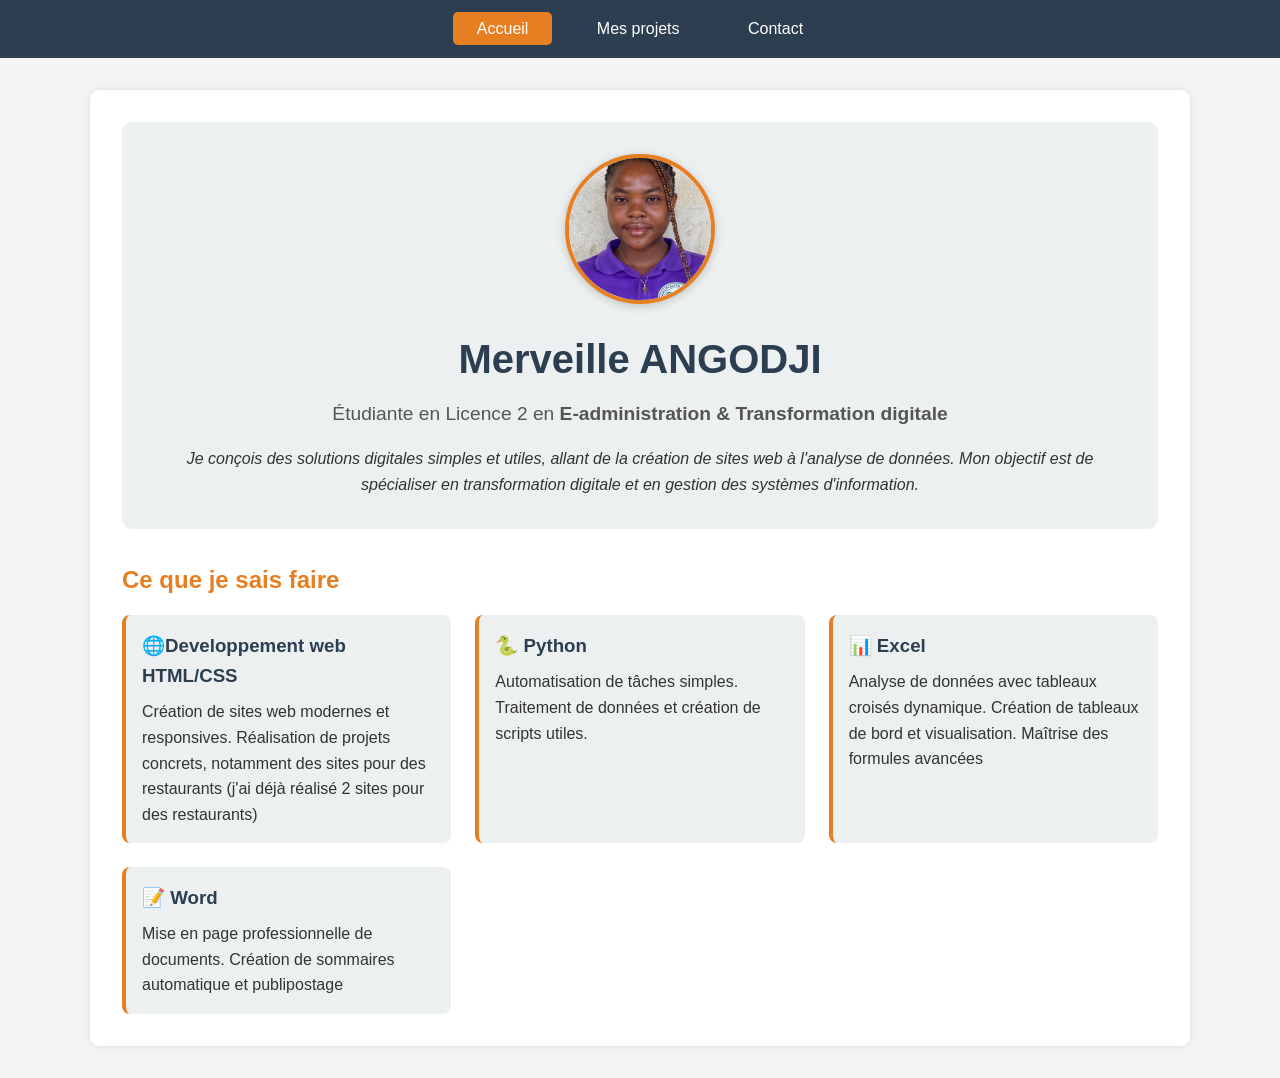
<file: index.html>
<!DOCTYPE html>
<html lang="fr">
<head>
    <meta charset="UTF-8">
    <meta name="viewport" content="width=device-width, initial-scale=1.0">
    <title>Merveille - Portfolio E-administration</title>
    <link rel="stylesheet" href="style.css">
</head>
<body>
    <header>
        <nav>
            <a href="index.html" class="active">Accueil</a>
            <a href="projets.html">Mes projets</a>
            <a href="contact.html">Contact</a>
        </nav>
    </header>

    <main>
        <section class="hero">
            <div class="photo-container">
                <img src="WhatsApp Image 2026-04-18 at 11.01.31 (1).jpeg" alt="Merveille" class="photo-merveille">
            </div>
            <h1>Merveille ANGODJI</h1>
            <p class="sous-titre">Étudiante en Licence 2 en <strong>E-administration & Transformation digitale</strong></p>
            <p class="accroche">Je conçois des solutions digitales simples et utiles, allant de la création de sites web à l'analyse de données.
                Mon objectif est de spécialiser en transformation digitale et en gestion des systèmes d'information.</p>
        </section>

        <section class="competences">
            <h2>Ce que je sais faire</h2>
            <div class="grille-competences">
                <div class="carte-competence">
                    <h3>🌐Developpement web HTML/CSS </h3>
                    <p>Création de sites web modernes et responsives. Réalisation de projets concrets, notamment des sites pour des restaurants (j'ai déjà réalisé 2 sites pour des restaurants)</p>
                </div>
                <div class="carte-competence">
                    <h3>🐍 Python</h3>
                    <p>Automatisation de tâches simples. Traitement de données et création de scripts utiles.</p>
                </div>
                <div class="carte-competence">
                    <h3>📊 Excel</h3>
                    <p>Analyse de données avec tableaux croisés dynamique. 
                    Création de tableaux de bord et visualisation.
                    Maîtrise des formules avancées</p>
                </div>
                <div class="carte-competence">
                    <h3>📝 Word</h3>
                    <p>Mise en page professionnelle de documents. 
                    Création de sommaires automatique et publipostage</p>
                </div>
            </div>
        </section>
    </main>
</body>
</html>
</file>
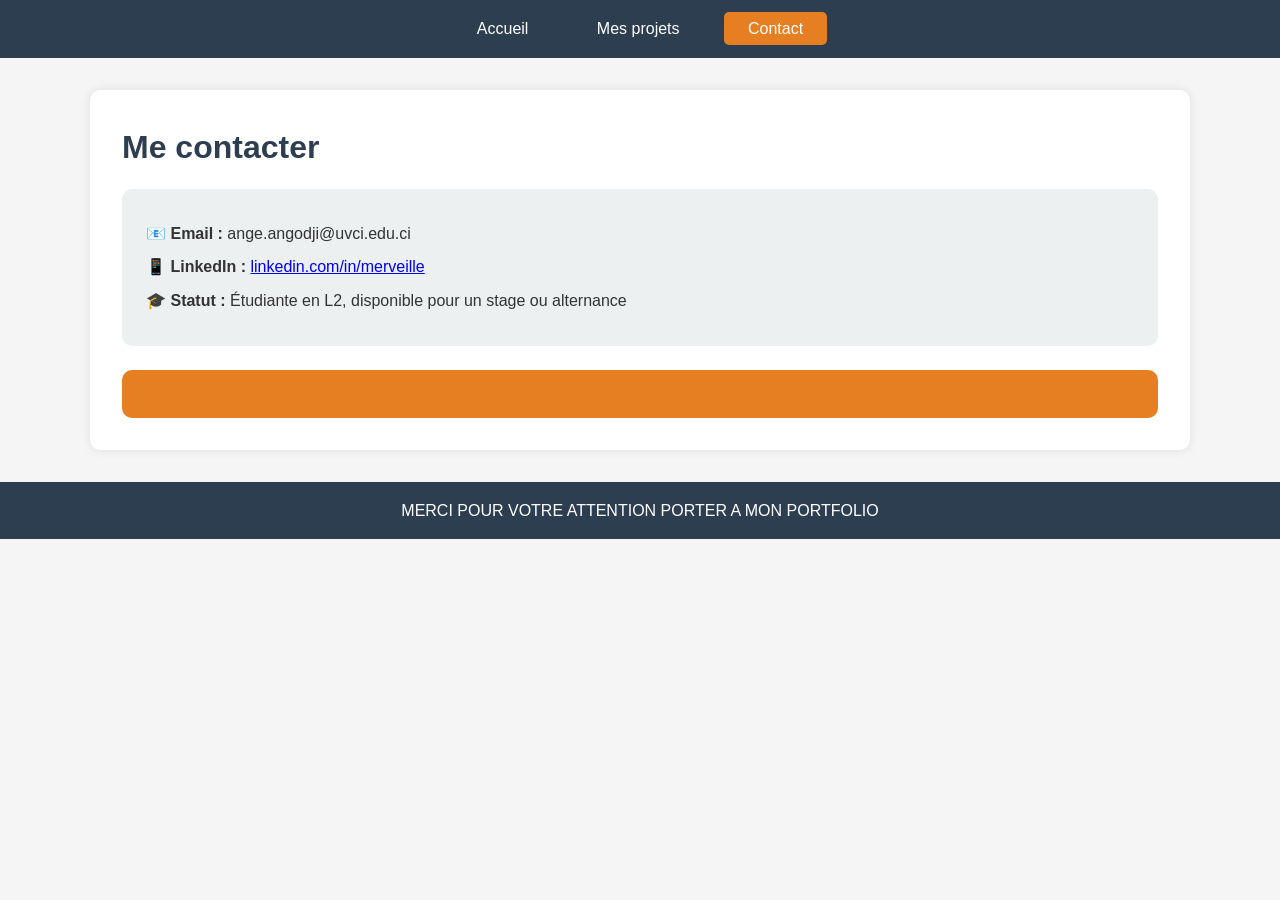
<file: contact.html>
<!DOCTYPE html>
<html lang="fr">
<head>
    <meta charset="UTF-8">
    <meta name="viewport" content="width=device-width, initial-scale=1.0">
    <title>Contact - Merveille</title>
    <link rel="stylesheet" href="style.css">
</head>
<body>
    <header>
        <nav>
            <a href="index.html">Accueil</a>
            <a href="projets.html">Mes projets</a>
            <a href="contact.html" class="active">Contact</a>
        </nav>
    </header>

    <main>
        <h1>Me contacter</h1>
        
        <div class="contact-info">
            <p>📧 <strong>Email :</strong> ange.angodji@uvci.edu.ci</p>
            <p>📱 <strong>LinkedIn :</strong> <a href="https://www.linkedin.com/in/ange-merveille-sephora-angodji-43bb33363/">linkedin.com/in/merveille</a></p>
            <p>🎓 <strong>Statut :</strong> Étudiante en L2, disponible pour un stage ou alternance</p>
        </div>

        <div class="disponibilite"> 
        </div>
    </main>

    <footer>
        <P>MERCI POUR VOTRE ATTENTION PORTER A MON PORTFOLIO</P>
    </footer>
</body>
</html>
</file>
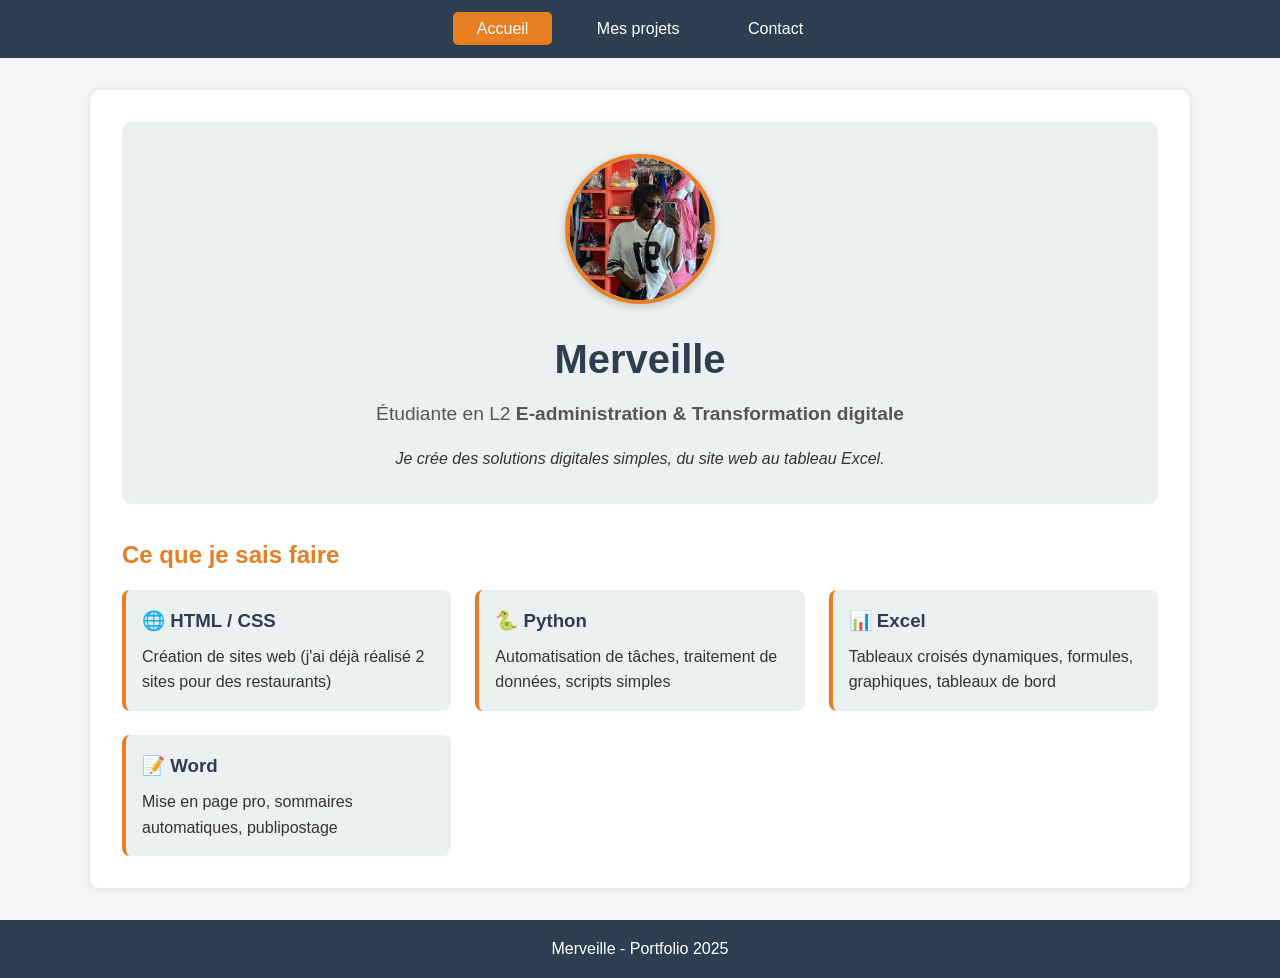
<file: index.html.html>
<!DOCTYPE html>
<html lang="fr">
<head>
    <meta charset="UTF-8">
    <meta name="viewport" content="width=device-width, initial-scale=1.0">
    <title>Merveille - Portfolio E-administration</title>
    <link rel="stylesheet" href="style.css">
</head>
<body>
    <header>
        <nav>
            <a href="index.html" class="active">Accueil</a>
            <a href="projets.html">Mes projets</a>
            <a href="contact.html">Contact</a>
        </nav>
    </header>

    <main>
        <section class="hero">
            <div class="photo-container">
                <img src="WhatsApp Image 2026-04-17 at 17.18.42.jpeg" alt="Merveille" class="photo-merveille">
            </div>
            <h1>Merveille</h1>
            <p class="sous-titre">Étudiante en L2 <strong>E-administration & Transformation digitale</strong></p>
            <p class="accroche">Je crée des solutions digitales simples, du site web au tableau Excel.</p>
        </section>

        <section class="competences">
            <h2>Ce que je sais faire</h2>
            <div class="grille-competences">
                <div class="carte-competence">
                    <h3>🌐 HTML / CSS</h3>
                    <p>Création de sites web (j'ai déjà réalisé 2 sites pour des restaurants)</p>
                </div>
                <div class="carte-competence">
                    <h3>🐍 Python</h3>
                    <p>Automatisation de tâches, traitement de données, scripts simples</p>
                </div>
                <div class="carte-competence">
                    <h3>📊 Excel</h3>
                    <p>Tableaux croisés dynamiques, formules, graphiques, tableaux de bord</p>
                </div>
                <div class="carte-competence">
                    <h3>📝 Word</h3>
                    <p>Mise en page pro, sommaires automatiques, publipostage</p>
                </div>
            </div>
        </section>
    </main>

    <footer>
        <p>Merveille - Portfolio 2025</p>
    </footer>
</body>
</html>
</file>
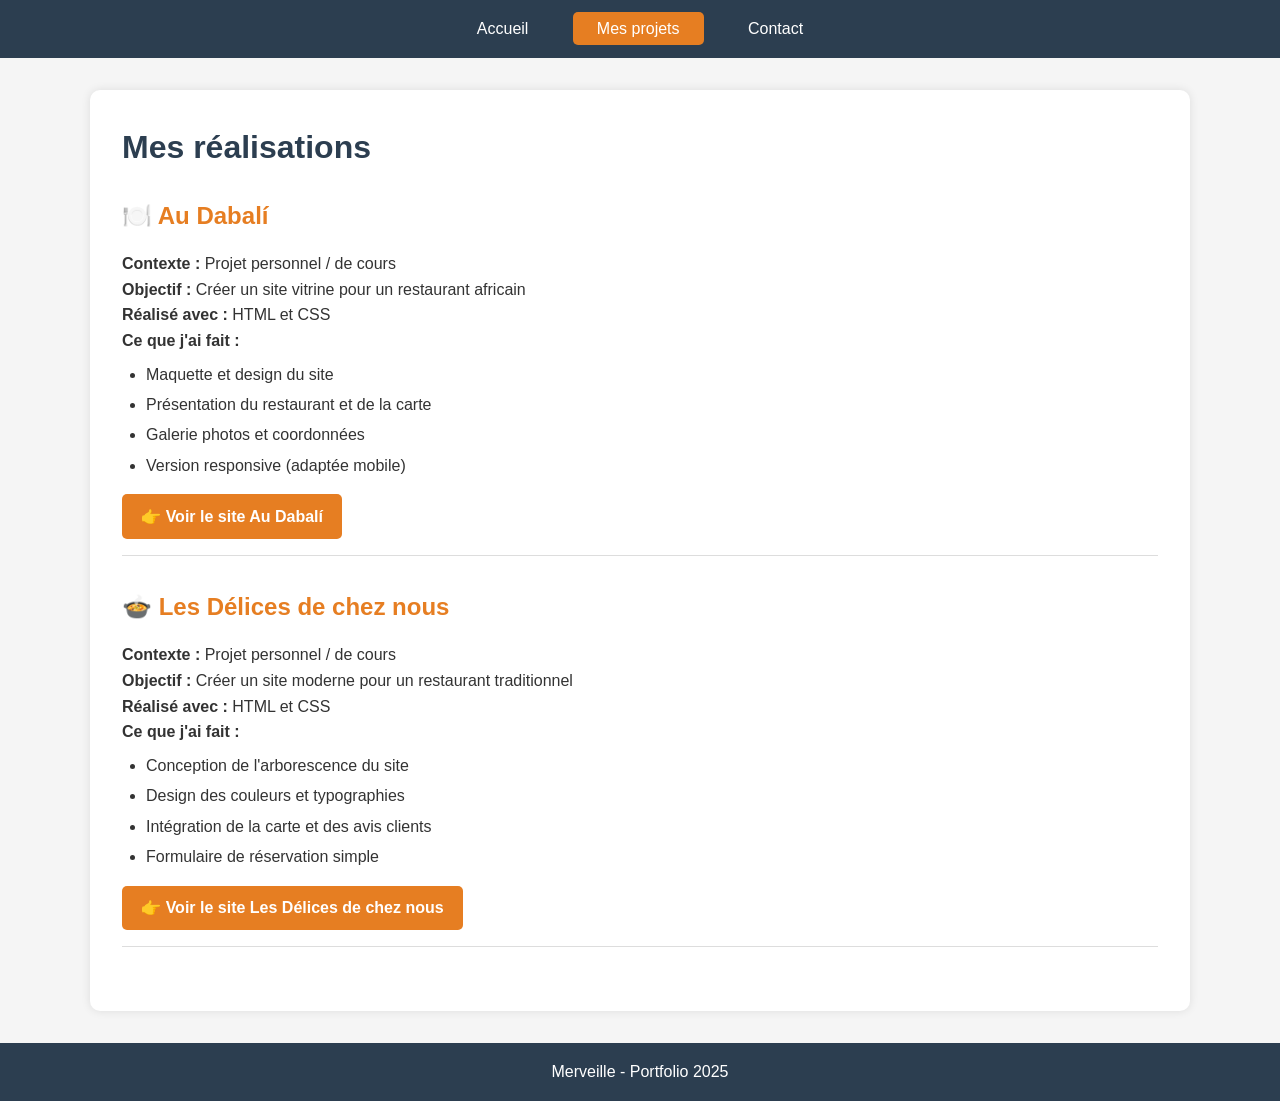
<file: projet.html>
<!DOCTYPE html>
<html lang="fr">
<head>
    <meta charset="UTF-8">
    <meta name="viewport" content="width=device-width, initial-scale=1.0">
    <title>Mes projets - Merveille</title>
    <link rel="stylesheet" href="style.css">
</head>
<body>
    <header>
        <nav>
            <a href="index.html">Accueil</a>
            <a href="projets.html" class="active">Mes projets</a>
            <a href="contact.html">Contact</a>
        </nav>
    </header>

    <main>
        <h1>Mes réalisations</h1>

        <div class="projet">
            <h2>🍽️ Au Dabalí</h2>
            <div class="projet-contenu">
                <div class="projet-description">
                    <p><strong>Contexte :</strong> Projet personnel / de cours</p>
                    <p><strong>Objectif :</strong> Créer un site vitrine pour un restaurant africain</p>
                    <p><strong>Réalisé avec :</strong> HTML et CSS</p>
                    <p><strong>Ce que j'ai fait :</strong></p>
                    <ul>
                        <li>Maquette et design du site</li>
                        <li>Présentation du restaurant et de la carte</li>
                        <li>Galerie photos et coordonnées</li>
                        <li>Version responsive (adaptée mobile)</li>
                    </ul>
                    <div class="lien-projet">
                        <a href="restaurant1.html" target="_blank" class="btn-visiter">👉 Voir le site Au Dabalí</a>
                    </div>
                </div>
            </div>
        </div>

        <div class="projet">
            <h2>🍲 Les Délices de chez nous</h2>
            <div class="projet-contenu">
                <div class="projet-description">
                    <p><strong>Contexte :</strong> Projet personnel / de cours</p>
                    <p><strong>Objectif :</strong> Créer un site moderne pour un restaurant traditionnel</p>
                    <p><strong>Réalisé avec :</strong> HTML et CSS</p>
                    <p><strong>Ce que j'ai fait :</strong></p>
                    <ul>
                        <li>Conception de l'arborescence du site</li>
                        <li>Design des couleurs et typographies</li>
                        <li>Intégration de la carte et des avis clients</li>
                        <li>Formulaire de réservation simple</li>
                    </ul>
                    <div class="lien-projet">
                        <a href="restaurant2.html" target="_blank" class="btn-visiter">👉 Voir le site Les Délices de chez nous</a>
                    </div>
                </div>
            </div>
        </div>
    </main>

    <footer>
        <p>Merveille - Portfolio 2025</p>
    </footer>
</body>
</html>
</file>
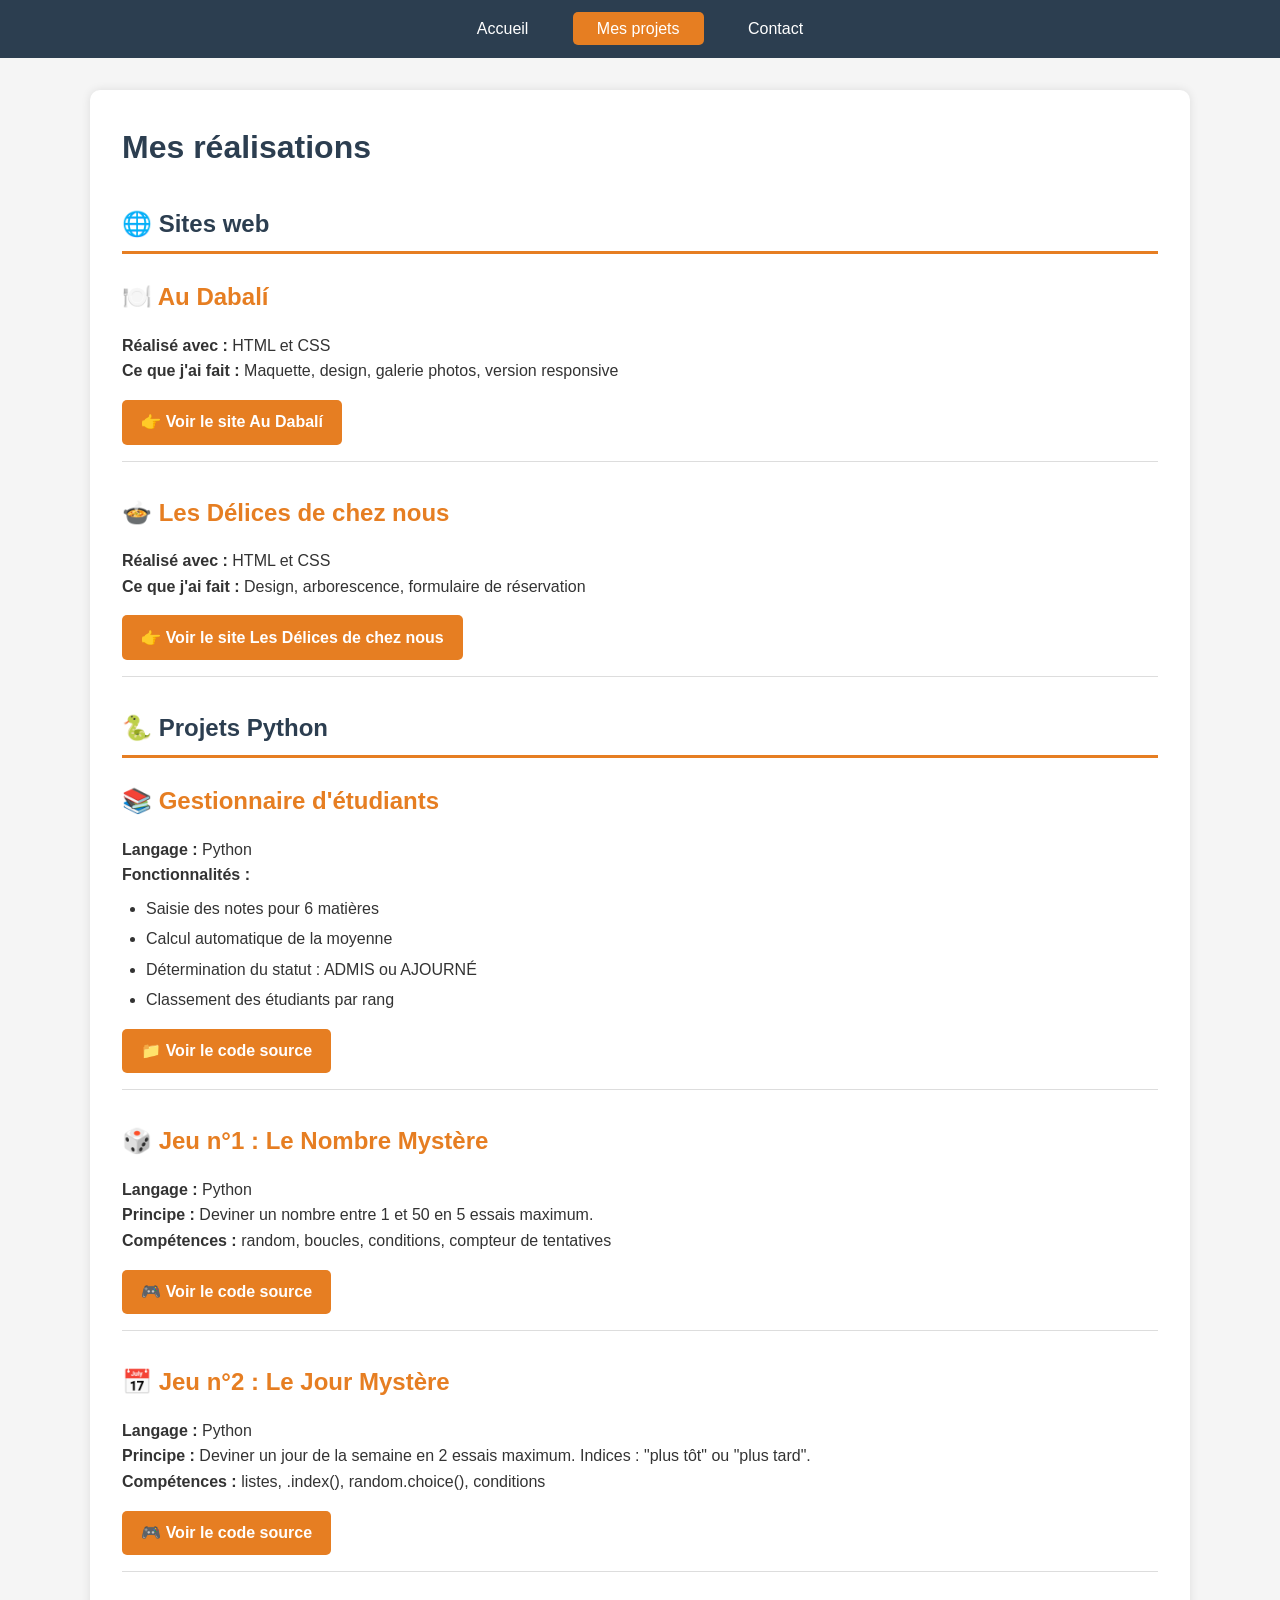
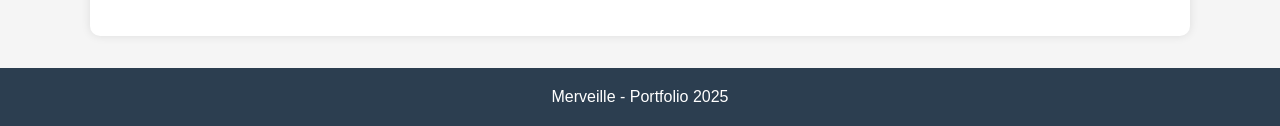
<file: projets.html>
<!DOCTYPE html>
<html lang="fr">
<head>
    <meta charset="UTF-8">
    <meta name="viewport" content="width=device-width, initial-scale=1.0">
    <title>Mes projets - Merveille</title>
    <link rel="stylesheet" href="style.css">
</head>
<body>
    <header>
        <nav>
            <a href="index.html">Accueil</a>
            <a href="projets.html" class="active">Mes projets</a>
            <a href="contact.html">Contact</a>
        </nav>
    </header>

    <main>
        <h1>Mes réalisations</h1>

        <!-- SECTION SITES WEB (restaurants) -->
        <h2 class="section-titre">🌐 Sites web</h2>

        <div class="projet">
            <h2>🍽️ Au Dabalí</h2>
            <div class="projet-description">
                <p><strong>Réalisé avec :</strong> HTML et CSS</p>
                <p><strong>Ce que j'ai fait :</strong> Maquette, design, galerie photos, version responsive</p>
                <div class="lien-projet">
                    <a href="restaurant1.html" class="btn-visiter">👉 Voir le site Au Dabalí</a>
                </div>
            </div>
        </div>

        <div class="projet">
            <h2>🍲 Les Délices de chez nous</h2>
            <div class="projet-description">
                <p><strong>Réalisé avec :</strong> HTML et CSS</p>
                <p><strong>Ce que j'ai fait :</strong> Design, arborescence, formulaire de réservation</p>
                <div class="lien-projet">
                    <a href="restaurant2.html" class="btn-visiter">👉 Voir le site Les Délices de chez nous</a>
                </div>
            </div>
        </div>

        <!-- SECTION PROJETS PYTHON -->
        <h2 class="section-titre">🐍 Projets Python</h2>

        <!-- Projet 1 : Gestionnaire d'étudiants -->
        <div class="projet">
            <h2>📚 Gestionnaire d'étudiants</h2>
            <div class="projet-description">
                <p><strong>Langage :</strong> Python</p>
                <p><strong>Fonctionnalités :</strong></p>
                <ul>
                    <li>Saisie des notes pour 6 matières</li>
                    <li>Calcul automatique de la moyenne</li>
                    <li>Détermination du statut : ADMIS ou AJOURNÉ</li>
                    <li>Classement des étudiants par rang</li>
                </ul>
                <div class="lien-projet">
                    <a href="gestionnaire.py" class="btn-visiter">📁 Voir le code source</a>
                </div>
            </div>
        </div>

        <!-- Projet 2 : Jeu du Nombre Mystère -->
        <div class="projet">
            <h2>🎲 Jeu n°1 : Le Nombre Mystère</h2>
            <div class="projet-description">
                <p><strong>Langage :</strong> Python</p>
                <p><strong>Principe :</strong> Deviner un nombre entre 1 et 50 en 5 essais maximum.</p>
                <p><strong>Compétences :</strong> random, boucles, conditions, compteur de tentatives</p>
                <div class="lien-projet">
                    <a href="apprentissage.py" class="btn-visiter">🎮 Voir le code source</a>
                </div>
            </div>
        </div>

        <!-- Projet 3 : Jeu du Jour Mystère -->
        <div class="projet">
            <h2>📅 Jeu n°2 : Le Jour Mystère</h2>
            <div class="projet-description">
                <p><strong>Langage :</strong> Python</p>
                <p><strong>Principe :</strong> Deviner un jour de la semaine en 2 essais maximum. Indices : "plus tôt" ou "plus tard".</p>
                <p><strong>Compétences :</strong> listes, .index(), random.choice(), conditions</p>
                <div class="lien-projet">
                    <a href="merveille.py" class="btn-visiter">🎮 Voir le code source</a>
                </div>
            </div>
        </div>
    </main>

    <footer>
        <p>Merveille - Portfolio 2025</p>
    </footer>
</body>
</html>
</file>
<file: style.css>
* {
    margin: 0;
    padding: 0;
    box-sizing: border-box;
}

body {
    font-family: 'Segoe UI', Tahoma, Geneva, Verdana, sans-serif;
    line-height: 1.6;
    color: #333;
    background-color: #f5f5f5;
}

header {
    background-color: #2c3e50;
    padding: 1rem 0;
    position: sticky;
    top: 0;
}

nav {
    max-width: 1100px;
    margin: 0 auto;
    text-align: center;
}

nav a {
    color: white;
    text-decoration: none;
    padding: 0.5rem 1.5rem;
    margin: 0 0.5rem;
    border-radius: 5px;
    transition: background 0.3s;
}

nav a:hover, nav a.active {
    background-color: #e67e22;
}

main {
    max-width: 1100px;
    margin: 2rem auto;
    padding: 2rem;
    background: white;
    border-radius: 10px;
    box-shadow: 0 0 10px rgba(0,0,0,0.1);
}

h1 {
    color: #2c3e50;
    margin-bottom: 1rem;
    font-size: 2rem;
}

h2 {
    color: #e67e22;
    margin: 1.5rem 0 1rem 0;
}

/* Titre de section */
.section-titre {
    color: #2c3e50;
    border-bottom: 3px solid #e67e22;
    padding-bottom: 0.5rem;
    margin-top: 2rem;
    margin-bottom: 1.5rem;
}

/* Photo de profil */
.photo-container {
    text-align: center;
    margin-bottom: 1rem;
}

.photo-merveille {
    width: 150px;
    height: 150px;
    border-radius: 50%;
    object-fit: cover;
    border: 4px solid #e67e22;
    box-shadow: 0 2px 10px rgba(0,0,0,0.2);
}

/* Section héro (accueil) */
.hero {
    text-align: center;
    padding: 2rem;
    background: #ecf0f1;
    border-radius: 10px;
    margin-bottom: 2rem;
}

.hero h1 {
    font-size: 2.5rem;
    margin-bottom: 0.5rem;
}

.sous-titre {
    font-size: 1.2rem;
    color: #555;
}

.accroche {
    margin-top: 1rem;
    font-style: italic;
}

/* Grille des compétences */
.grille-competences {
    display: grid;
    grid-template-columns: repeat(auto-fit, minmax(250px, 1fr));
    gap: 1.5rem;
    margin-top: 1rem;
}

.carte-competence {
    background: #ecf0f1;
    padding: 1rem;
    border-radius: 8px;
    border-left: 4px solid #e67e22;
}

.carte-competence h3 {
    margin-bottom: 0.5rem;
    color: #2c3e50;
}

/* Projets */
.projet {
    margin-bottom: 2rem;
    padding-bottom: 1rem;
    border-bottom: 1px solid #ddd;
}

.projet-description {
    flex: 1;
}

.projet-description ul {
    margin-left: 1.5rem;
    margin-top: 0.5rem;
    margin-bottom: 0.5rem;
}

.projet-description li {
    margin-bottom: 0.3rem;
}

/* Code inline */
.projet-description code {
    background-color: #f0f0f0;
    padding: 0.2rem 0.4rem;
    border-radius: 4px;
    font-family: 'Courier New', monospace;
    font-size: 0.9rem;
    color: #e67e22;
}

/* Bouton visiter */
.lien-projet {
    margin-top: 1rem;
}

.btn-visiter {
    display: inline-block;
    background-color: #e67e22;
    color: white;
    text-decoration: none;
    padding: 0.6rem 1.2rem;
    border-radius: 5px;
    font-weight: bold;
    transition: background 0.3s;
}

.btn-visiter:hover {
    background-color: #d35400;
}

/* Bloc de code Python */
.code-details {
    margin: 1rem 0;
}

.code-details summary {
    cursor: pointer;
    color: #e67e22;
    font-weight: bold;
    padding: 0.5rem;
    background-color: #f9f9f9;
    border-radius: 5px;
    display: inline-block;
}

.code-details summary:hover {
    background-color: #ecf0f1;
}

.code-python {
    background-color: #1e1e1e;
    color: #d4d4d4;
    padding: 1rem;
    border-radius: 8px;
    overflow-x: auto;
    font-family: 'Courier New', monospace;
    font-size: 0.9rem;
    line-height: 1.4;
    margin: 1rem 0;
    white-space: pre-wrap;
    word-wrap: break-word;
}

/* Capture d'écran Python */
.capture-python {
    max-width: 100%;
    border: 1px solid #ddd;
    border-radius: 8px;
    margin-top: 1rem;
}

/* Page contact */
.contact-info {
    background: #ecf0f1;
    padding: 1.5rem;
    border-radius: 10px;
    margin: 1rem 0;
}

.contact-info p {
    margin: 0.5rem 0;
}

.disponibilite {
    text-align: center;
    background: #e67e22;
    color: white;
    padding: 1.5rem;
    border-radius: 10px;
    margin-top: 1.5rem;
}

.disponibilite h2 {
    color: white;
    margin-bottom: 0.5rem;
}

/* Pied de page */
footer {
    text-align: center;
    padding: 1rem;
    background-color: #2c3e50;
    color: white;
    margin-top: 2rem;
}

/* Version mobile (responsive) */
@media (max-width: 768px) {
    main {
        padding: 1rem;
        margin: 1rem;
    }
    
    nav a {
        display: inline-block;
        margin: 0.2rem;
        padding: 0.4rem 0.8rem;
    }
    
    .photo-merveille {
        width: 120px;
        height: 120px;
    }
    
    .grille-competences {
        grid-template-columns: 1fr;
    }
    
    .hero h1 {
        font-size: 1.8rem;
    }
}
</file>
